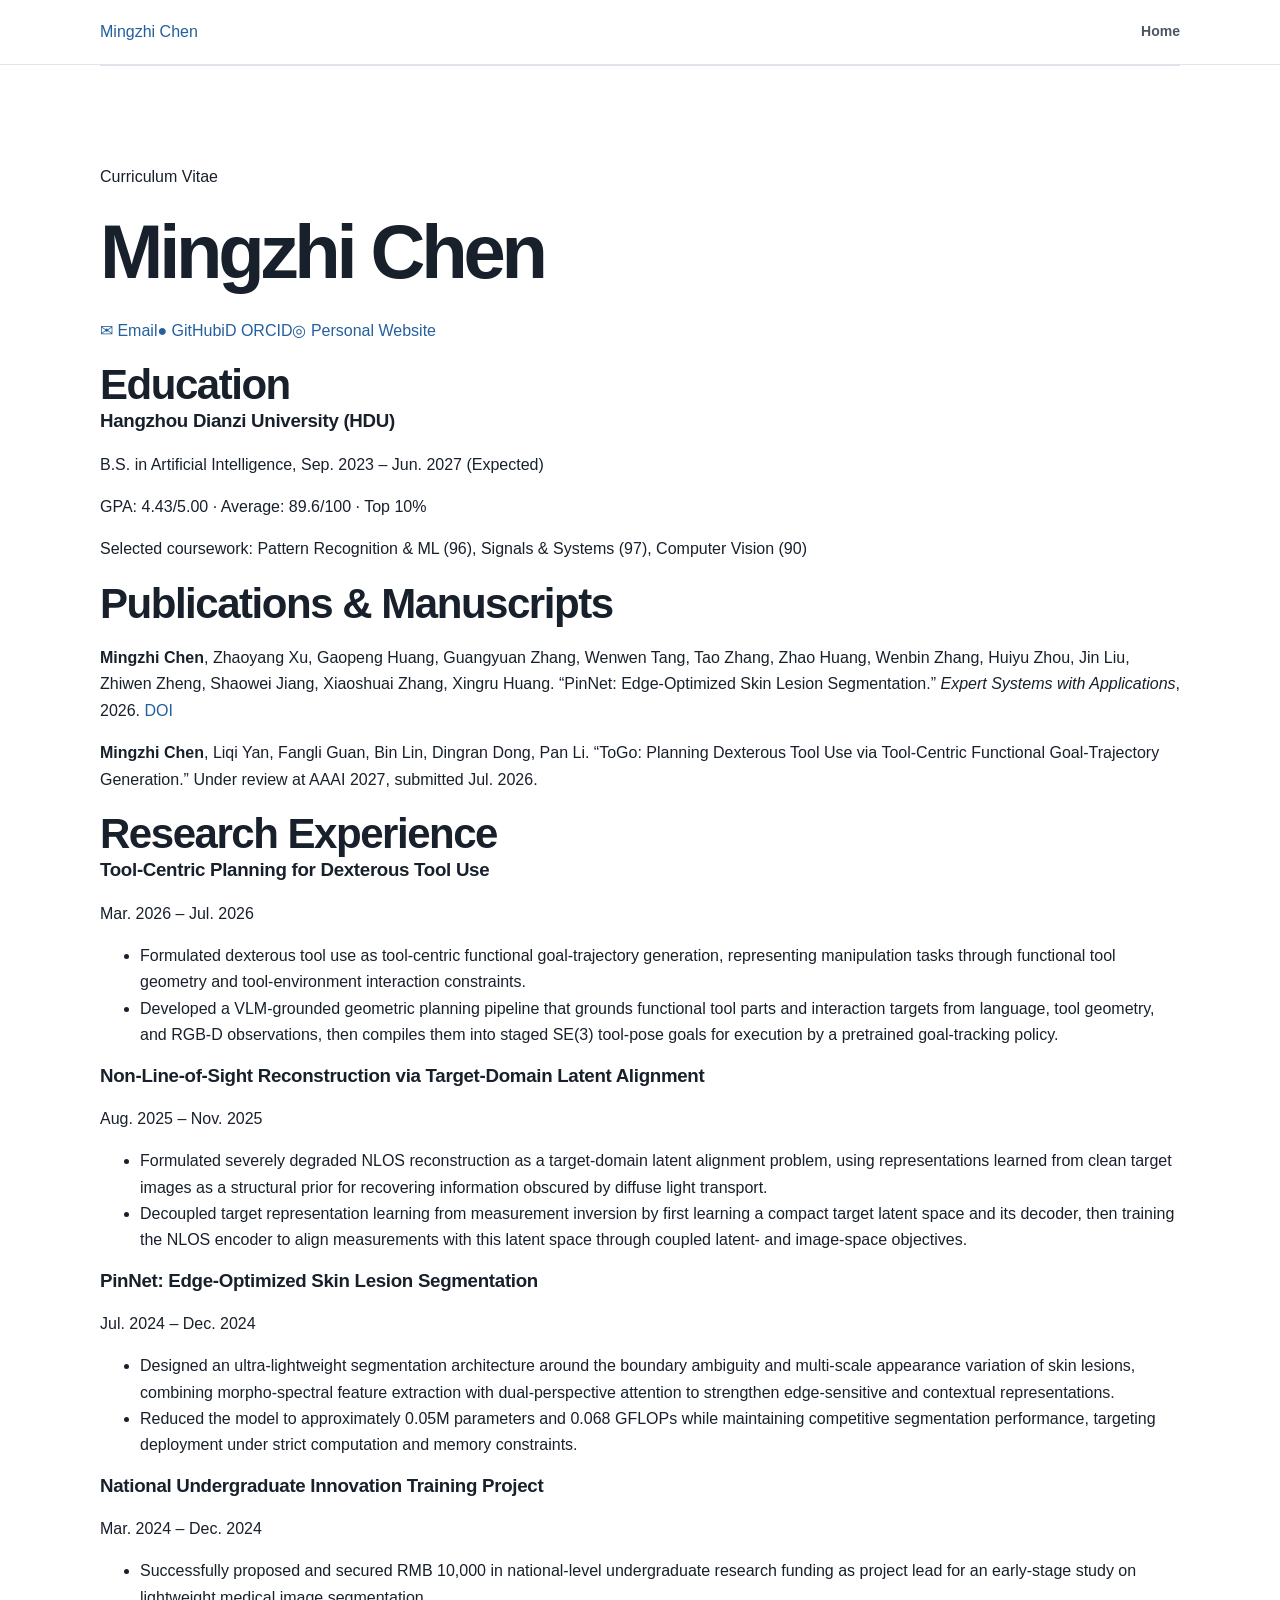
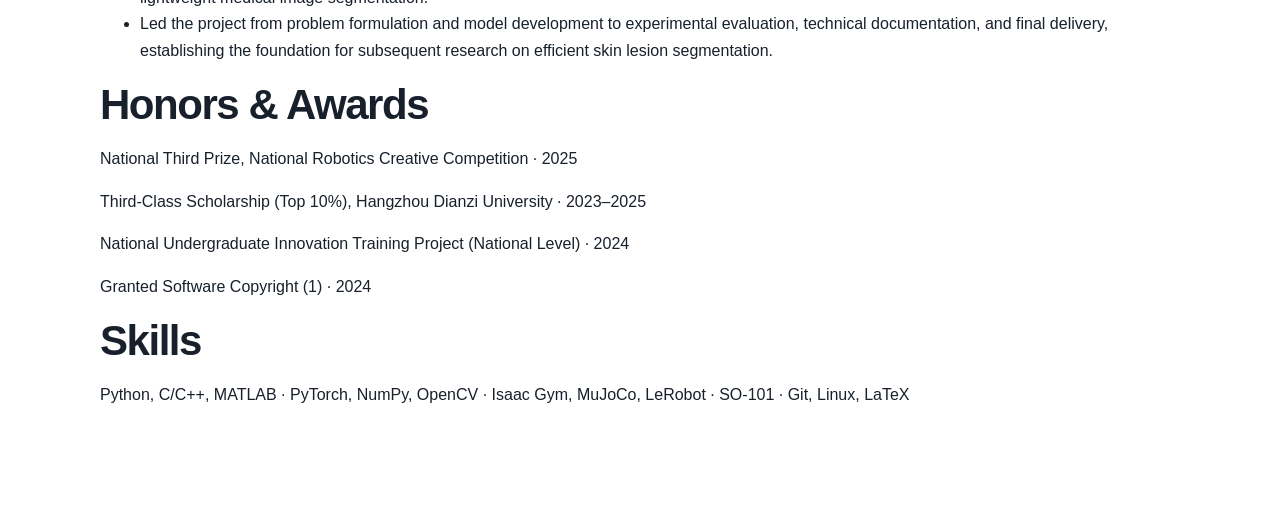
<file: cv.html>
<!doctype html>
<html lang="en">
<head>
  <meta charset="utf-8">
  <meta name="viewport" content="width=device-width, initial-scale=1">
  <title>CV · Mingzhi Chen</title>
  <link rel="stylesheet" href="style.css">
</head>
<body>
  <header class="topbar">
    <div class="wrap nav">
      <a class="name" href="index.html">Mingzhi Chen</a>
      <nav><a href="index.html">Home</a></nav>
    </div>
  </header>
  <main class="wrap section">
    <p class="kicker">Curriculum Vitae</p>
    <h1 class="cv-title">Mingzhi Chen</h1>
    <p class="links"><a href="mailto:MZChen798@gmail.com">✉ Email</a><a href="https://github.com/BIGBIGDANG">● GitHub</a><a href="https://orcid.org/0009-0000-8176-6232">iD ORCID</a><a href="https://bigbigdang.github.io/">◎ Personal Website</a></p>

    <div class="cv-block"><h2>Education</h2><h3>Hangzhou Dianzi University (HDU)</h3><p>B.S. in Artificial Intelligence, Sep. 2023 – Jun. 2027 (Expected)</p><p>GPA: 4.43/5.00 · Average: 89.6/100 · Top 10%</p><p>Selected coursework: Pattern Recognition & ML (96), Signals & Systems (97), Computer Vision (90)</p></div>

    <div class="cv-block"><h2>Publications & Manuscripts</h2><p><strong>Mingzhi Chen</strong>, Zhaoyang Xu, Gaopeng Huang, Guangyuan Zhang, Wenwen Tang, Tao Zhang, Zhao Huang, Wenbin Zhang, Huiyu Zhou, Jin Liu, Zhiwen Zheng, Shaowei Jiang, Xiaoshuai Zhang, Xingru Huang. “PinNet: Edge-Optimized Skin Lesion Segmentation.” <em>Expert Systems with Applications</em>, 2026. <a href="https://doi.org/10.1016/j.eswa.2026.134354">DOI</a></p><p><strong>Mingzhi Chen</strong>, Liqi Yan, Fangli Guan, Bin Lin, Dingran Dong, Pan Li. “ToGo: Planning Dexterous Tool Use via Tool-Centric Functional Goal-Trajectory Generation.” Under review at AAAI 2027, submitted Jul. 2026.</p></div>

    <div class="cv-block"><h2>Research Experience</h2><h3>Tool-Centric Planning for Dexterous Tool Use</h3><p>Mar. 2026 – Jul. 2026</p><ul><li>Formulated dexterous tool use as tool-centric functional goal-trajectory generation, representing manipulation tasks through functional tool geometry and tool-environment interaction constraints.</li><li>Developed a VLM-grounded geometric planning pipeline that grounds functional tool parts and interaction targets from language, tool geometry, and RGB-D observations, then compiles them into staged SE(3) tool-pose goals for execution by a pretrained goal-tracking policy.</li></ul><h3>Non-Line-of-Sight Reconstruction via Target-Domain Latent Alignment</h3><p>Aug. 2025 – Nov. 2025</p><ul><li>Formulated severely degraded NLOS reconstruction as a target-domain latent alignment problem, using representations learned from clean target images as a structural prior for recovering information obscured by diffuse light transport.</li><li>Decoupled target representation learning from measurement inversion by first learning a compact target latent space and its decoder, then training the NLOS encoder to align measurements with this latent space through coupled latent- and image-space objectives.</li></ul><h3>PinNet: Edge-Optimized Skin Lesion Segmentation</h3><p>Jul. 2024 – Dec. 2024</p><ul><li>Designed an ultra-lightweight segmentation architecture around the boundary ambiguity and multi-scale appearance variation of skin lesions, combining morpho-spectral feature extraction with dual-perspective attention to strengthen edge-sensitive and contextual representations.</li><li>Reduced the model to approximately 0.05M parameters and 0.068 GFLOPs while maintaining competitive segmentation performance, targeting deployment under strict computation and memory constraints.</li></ul><h3>National Undergraduate Innovation Training Project</h3><p>Mar. 2024 – Dec. 2024</p><ul><li>Successfully proposed and secured RMB 10,000 in national-level undergraduate research funding as project lead for an early-stage study on lightweight medical image segmentation.</li><li>Led the project from problem formulation and model development to experimental evaluation, technical documentation, and final delivery, establishing the foundation for subsequent research on efficient skin lesion segmentation.</li></ul></div>

    <div class="cv-block"><h2>Honors & Awards</h2><p>National Third Prize, National Robotics Creative Competition · 2025</p><p>Third-Class Scholarship (Top 10%), Hangzhou Dianzi University · 2023–2025</p><p>National Undergraduate Innovation Training Project (National Level) · 2024</p><p>Granted Software Copyright (1) · 2024</p></div>

    <div class="cv-block"><h2>Skills</h2><p>Python, C/C++, MATLAB · PyTorch, NumPy, OpenCV · Isaac Gym, MuJoCo, LeRobot · SO-101 · Git, Linux, LaTeX</p></div>
  </main>
</body>
</html>
</file>
<file: style.css>
:root {
  --ink: #18202b;
  --muted: #5d6876;
  --soft: #f5f7f9;
  --warm: #f8f5f0;
  --line: #dde3e9;
  --accent: #245f9e;
  --accent-soft: #eaf2fb;
  --accepted: #276749;
  --accepted-soft: #eaf6ef;
  --max: 1080px;
}

* { box-sizing: border-box; }
html { scroll-behavior: smooth; }
body {
  margin: 0;
  color: var(--ink);
  background: #fff;
  font-family: Inter, ui-sans-serif, -apple-system, BlinkMacSystemFont, "Segoe UI", sans-serif;
  font-size: 16px;
  line-height: 1.65;
  -webkit-font-smoothing: antialiased;
}

a { color: var(--accent); text-decoration: none; }
a:hover { color: #173f69; }
img { display: block; max-width: 100%; }
.wrap { width: min(calc(100% - 48px), var(--max)); margin-inline: auto; }

.topbar {
  position: sticky;
  top: 0;
  z-index: 20;
  border-bottom: 1px solid rgba(221, 227, 233, .9);
  background: rgba(255, 255, 255, .92);
  backdrop-filter: blur(12px);
}

.nav { min-height: 64px; display: flex; align-items: center; justify-content: space-between; gap: 28px; }
.site-name { color: var(--ink); font-weight: 750; letter-spacing: -.02em; }
.nav nav { display: flex; align-items: center; gap: 26px; }
.nav nav a { color: #4c5663; font-size: 14px; font-weight: 550; }
.nav nav a:hover { color: var(--accent); }

.hero {
  display: grid;
  grid-template-columns: minmax(0, 1fr) 210px;
  align-items: center;
  gap: 74px;
  min-height: 540px;
  padding-block: 82px 76px;
}

.eyebrow {
  margin: 0 0 10px;
  color: var(--accent);
  font-size: 12px;
  font-weight: 750;
  letter-spacing: .12em;
  line-height: 1.4;
  text-transform: uppercase;
}

h1, h2, h3 { margin-top: 0; color: var(--ink); line-height: 1.2; }
h1 { margin-bottom: 20px; font-size: clamp(48px, 7vw, 76px); letter-spacing: -.055em; }
h2 { margin-bottom: 0; font-size: clamp(30px, 4vw, 42px); letter-spacing: -.035em; }
h3 { letter-spacing: -.016em; }
.bio { max-width: 720px; margin: 0; color: var(--muted); font-size: 17px; }
.bio strong { color: #303a47; font-weight: 650; }
.robot-highlight { margin: 15px 0 0; color: var(--muted); font-size: 14px; }
.robot-highlight a { color: var(--accent); font-weight: 700; }

.portrait-wrap { justify-self: end; width: 210px; }
.portrait {
  width: 210px;
  height: 246px;
  border: 1px solid var(--line);
  border-radius: 18px;
  box-shadow: 0 16px 40px rgba(31, 45, 61, .10);
  object-fit: cover;
}
.portrait-wrap p { margin: 13px 0 0; color: var(--muted); font-size: 12px; text-align: center; }

.profile-links { display: flex; flex-wrap: wrap; gap: 10px 20px; margin-top: 27px; }
.profile-links a { display: inline-flex; align-items: center; gap: 7px; color: #384452; font-size: 14px; font-weight: 650; }
.profile-links a:hover { color: var(--accent); }
.profile-links svg { width: 18px; height: 18px; flex: 0 0 18px; fill: none; stroke: currentColor; stroke-linecap: round; stroke-linejoin: round; stroke-width: 1.75; }
.profile-links .fill-icon { fill: currentColor; stroke: none; }
.profile-links .orcid-icon { fill: #a6ce39; stroke: none; }
.profile-links .orcid-icon path { fill: #fff; }

.section { padding-block: 82px; border-top: 1px solid var(--line); scroll-margin-top: 64px; }
.compact-section { display: grid; grid-template-columns: 230px 1fr; gap: 56px; padding-block: 64px; }
.section-title { margin-bottom: 32px; }
.compact-section .section-title { margin: 0; }
.section-title-wide { display: grid; grid-template-columns: 1fr minmax(300px, 500px); align-items: end; gap: 48px; }
.section-title-wide > p { margin: 0 0 3px; color: var(--muted); }

.news-list { border-top: 1px solid var(--line); }
.news-item { display: grid; grid-template-columns: 112px 1fr; gap: 24px; padding: 17px 0; border-bottom: 1px solid var(--line); }
.news-item time { color: var(--muted); font-size: 14px; font-variant-numeric: tabular-nums; }
.news-item p { margin: 0; }

/* Compact supporting gallery for hands-on robot platforms. */
.robot-section { padding-block: 34px; }
.robot-section .section-title { margin-bottom: 16px; }
.robot-section .section-title h2 { font-size: clamp(22px, 2.4vw, 28px); }
.robot-grid {
  display: grid;
  grid-template-columns: repeat(2, minmax(0, 215px));
  justify-content: start;
  gap: 16px;
}
.robot-card { min-width: 0; margin: 0; }
.robot-photo {
  position: relative;
  width: 100%;
  /* A taller shared crop reveals more of the UR5 photo while keeping both cards equal-sized. */
  aspect-ratio: 4 / 3;
  overflow: hidden;
  border-radius: 11px;
  background: var(--soft);
  isolation: isolate;
}
.robot-photo img {
  position: absolute;
  inset: 0;
  display: block;
  width: 100%;
  height: 100%;
  max-width: none;
  object-fit: cover;
  object-position: center;
}
.robot-card-footer { padding: 7px 2px 0; text-align: left; }
.robot-card-footer h3 {
  margin: 0;
  color: var(--ink);
  font-size: 14px;
  font-weight: 650;
  letter-spacing: -.005em;
}

.research-row {
  display: grid;
  grid-template-columns: 300px minmax(0, 1fr);
  gap: 34px;
  align-items: start;
  padding: 30px 0;
  border-bottom: 1px solid var(--line);
}
.research-row:first-of-type { border-top: 1px solid var(--line); }
.research-media {
  display: grid;
  place-items: center;
  width: 300px;
  height: 176px;
  overflow: hidden;
  border: 1px solid var(--line);
  border-radius: 11px;
  background: var(--soft);
}
.research-media img { width: 100%; height: 100%; padding: 8px; background: #fff; object-fit: contain; transition: transform .25s ease; }
.research-media:hover img { transform: scale(1.018); }
.research-media--pinnet-results img {
  align-self: start;
  justify-self: start;
  width: 172%;
  max-width: none;
  height: auto;
  padding: 0;
  transform-origin: top left;
}
.research-body h3 { margin: 8px 0 10px; font-size: 21px; }
.research-body > p { margin: 0 0 10px; color: var(--muted); }
.research-meta { display: flex; flex-wrap: wrap; justify-content: space-between; gap: 8px 16px; color: #516070; font-size: 12px; font-weight: 700; letter-spacing: .02em; }
.status { padding: 3px 8px; border-radius: 999px; color: var(--accent); background: var(--accent-soft); font-size: 11px; white-space: nowrap; }
.status.accepted { color: var(--accepted); background: var(--accepted-soft); }
.status.neutral { color: #5f6670; background: #eff1f3; }
.authors { font-size: 14px; }
.authors strong { color: var(--ink); }
.paper-links { display: flex; gap: 18px; margin-top: 13px; }
.paper-links a { font-size: 14px; font-weight: 700; }
.paper-links a::after { content: " ↗"; font-size: 11px; }

.publication-list { border-top: 1px solid var(--line); }
.publication { display: grid; grid-template-columns: 72px 1fr; gap: 26px; padding: 25px 0; border-bottom: 1px solid var(--line); }
.pub-year { color: var(--accent); font-size: 13px; font-weight: 750; }
.publication h3 { margin-bottom: 8px; font-size: 19px; }
.publication p { margin: 5px 0; color: var(--muted); font-size: 14px; }
.publication strong { color: var(--ink); }

.background-section { display: grid; grid-template-columns: 1.2fr .8fr; gap: 80px; }
.background-section h3 { margin: 30px 0 4px; font-size: 20px; }
.background-section p { margin: 2px 0; color: var(--muted); }
.education-score { font-size: 14px; }
.background-section aside { padding: 27px 30px; border-radius: 14px; background: var(--warm); }
.background-section ul { margin: 14px 0 0; padding-left: 20px; color: #4f5966; }
.background-section li + li { margin-top: 7px; }

.footer { display: flex; justify-content: space-between; gap: 24px; padding-block: 32px 48px; border-top: 1px solid var(--line); color: var(--muted); font-size: 13px; }
.footer a { color: var(--muted); }
.footer a:hover { color: var(--accent); }

@media (max-width: 820px) {
  .nav nav { gap: 18px; }
  .nav nav a:nth-child(4) { display: none; }
  .hero { grid-template-columns: minmax(0, 1fr) 170px; gap: 38px; min-height: auto; padding-block: 70px; }
  .portrait-wrap, .portrait { width: 170px; }
  .portrait { height: 204px; }
  .compact-section { grid-template-columns: 170px 1fr; gap: 36px; }
  .section-title-wide { grid-template-columns: 1fr; gap: 14px; }
  .research-row { grid-template-columns: 250px minmax(0, 1fr); gap: 26px; }
  .research-media { width: 250px; height: 154px; }
}

@media (max-width: 640px) {
  .wrap { width: min(calc(100% - 32px), var(--max)); }
  .nav { min-height: 58px; }
  .nav nav { gap: 15px; }
  .nav nav a { font-size: 13px; }
  .nav nav a:nth-child(3) { display: none; }
  .hero { grid-template-columns: 1fr; gap: 35px; padding-block: 54px 60px; }
  .portrait-wrap { justify-self: start; order: -1; width: 142px; }
  .portrait { width: 142px; height: 164px; border-radius: 14px; }
  .portrait-wrap p { display: none; }
  h1 { font-size: 48px; }
  .section { padding-block: 60px; }
  .compact-section, .background-section { grid-template-columns: 1fr; gap: 30px; }
  .robot-grid { grid-template-columns: repeat(2, minmax(0, 1fr)); gap: 12px; }
  .robot-section { padding-block: 28px; }
  .research-row { grid-template-columns: 1fr; gap: 22px; }
  .research-media { width: 100%; height: 190px; }
  .research-body h3 { font-size: 20px; }
  .publication { grid-template-columns: 50px 1fr; gap: 14px; }
  .news-item { grid-template-columns: 88px 1fr; gap: 14px; }
  .background-section aside { padding: 24px; }
}

@media (prefers-reduced-motion: reduce) {
  html { scroll-behavior: auto; }
  .research-media img { transition: none; }
}
</file>
